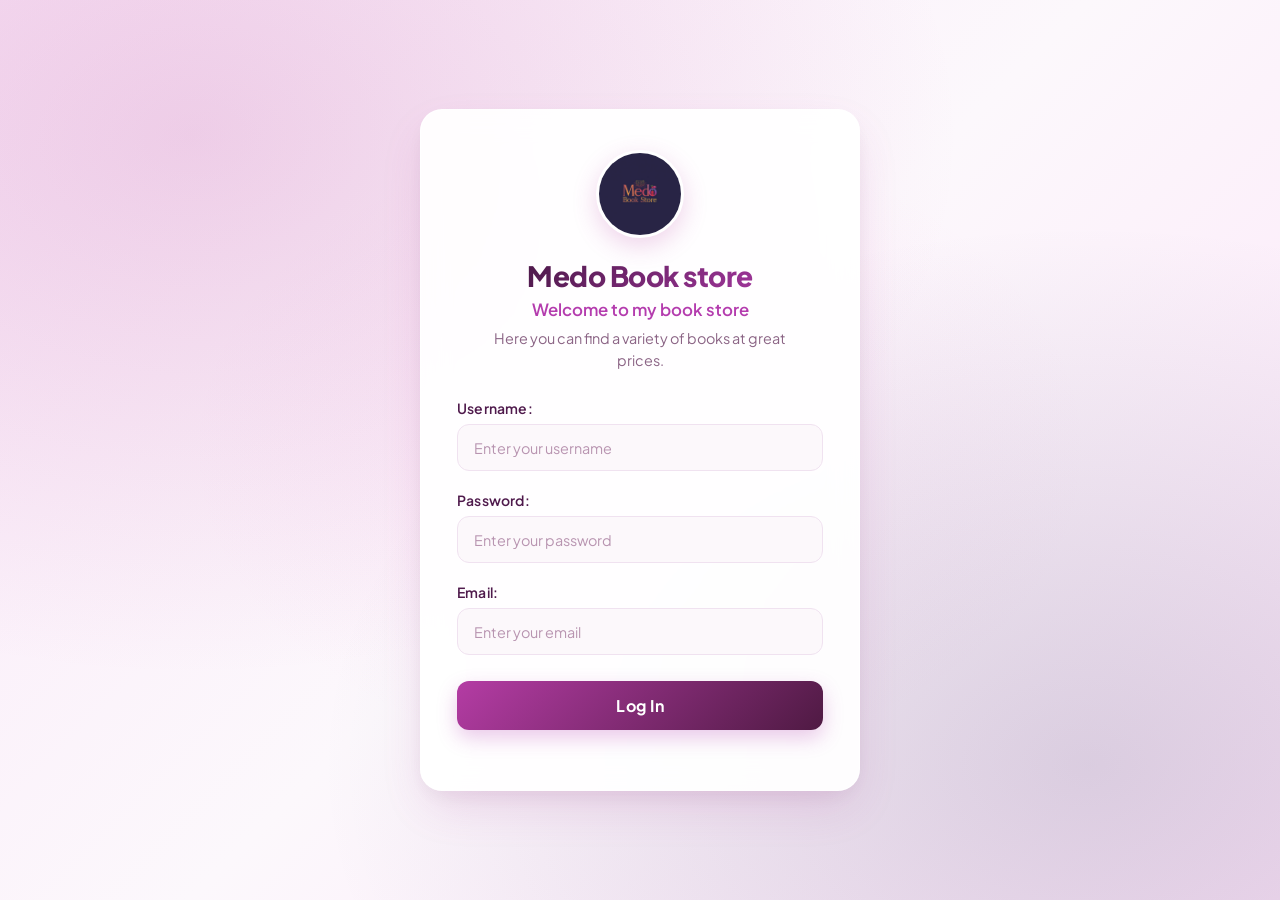
<file: index.html>
<!DOCTYPE html>
<html lang="en">
<head>
  <meta charset="UTF-8">
  <meta name="viewport" content="width=device-width, initial-scale=1.0">
  <meta name="description" content="This is our book store you can buy anything you want with a good price">
  <title>Medo Book Store - Log In</title>
  <link rel="stylesheet" href="index.css">
</head>
<body>
  <div class="login-card">
    <div class="header">
      <img src="Lucid_Origin_Create_a_professional_logo_for_Medo_Book_Store_wi_3.jpg" alt="Book Store Logo">
      <h1>Medo Book store</h1>   
      <h2>Welcome to my book store</h2>
      <p>Here you can find a variety of books at great prices.</p> 
    </div>
    <div class="login-container">
      <form method="get" action="index1.html">
        <div>
          <label for="username">Username:</label>
          <input type="text" required placeholder="Enter your username" name="user" id="username">
        </div>
        <div>
          <label for="password">Password:</label>
          <input type="password" required placeholder="Enter your password" name="pass" id="password">
        </div>
        <div>
          <label for="email">Email:</label>
          <input type="email" required placeholder="Enter your email" name="email" id="email">
        </div>
        <div style="text-align:center;">
          <button type="submit">Log In</button>
        </div>
      </form>
    </div>
  </div>
</body>
</html>
</file>
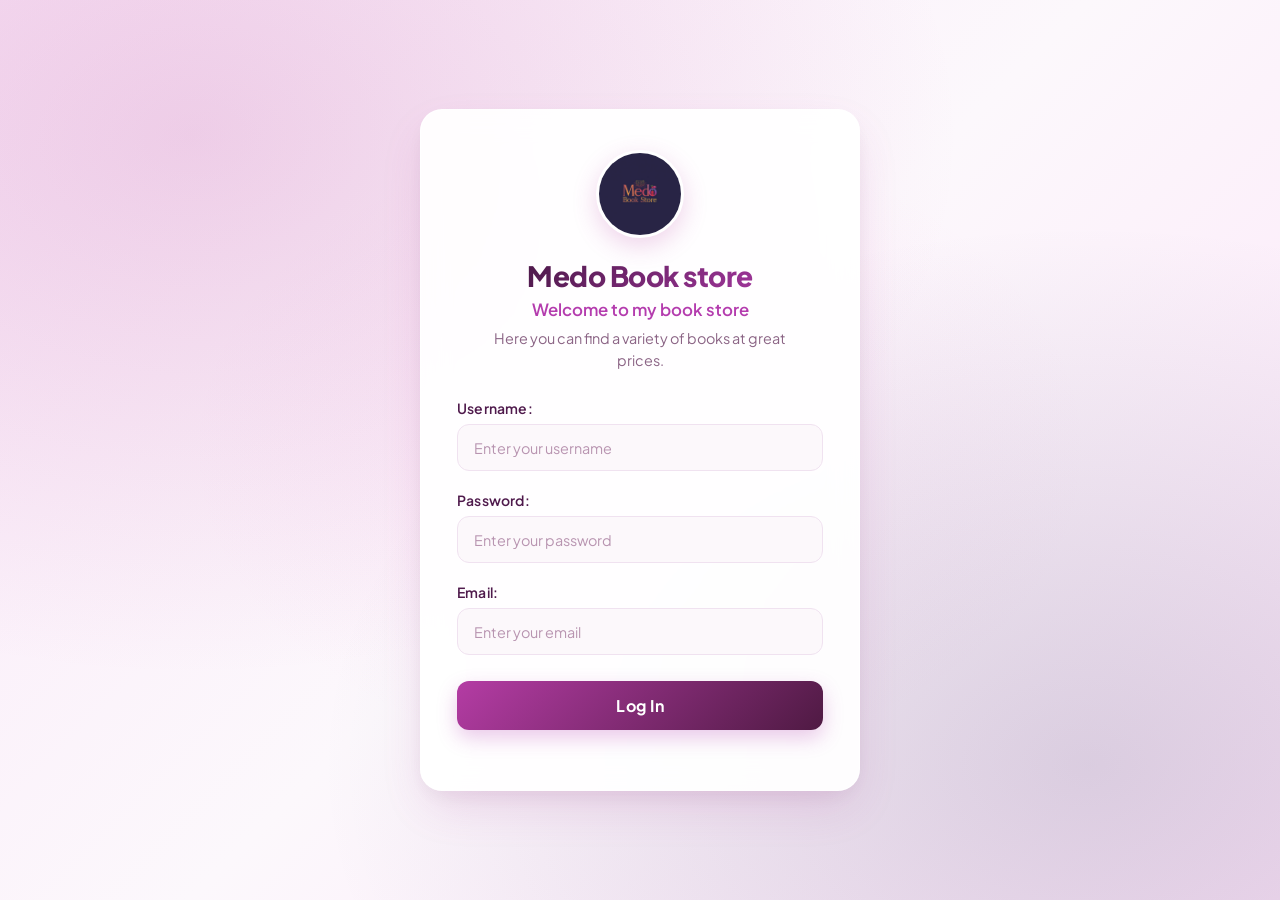
<file: 2.html>
<!DOCTYPE html>
<html lang="en">
<head>
  <meta charset="UTF-8">
  <meta name="viewport" content="width=device-width, initial-scale=1.0">
  <meta name="description" content="This is our book store you can buy anything you want with a good price">
  <title>Medo Book Store - Log In</title>
  <link rel="stylesheet" href="2.css">
</head>
<body>
  <div class="login-card">
    <div class="header">
      <img src="Lucid_Origin_Create_a_professional_logo_for_Medo_Book_Store_wi_3.jpg" alt="Book Store Logo">
      <h1>Medo Book store</h1>   
      <h2>Welcome to my book store</h2>
      <p>Here you can find a variety of books at great prices.</p> 
    </div>
    <div class="login-container">
      <form method="get" action="1.html">
        <div>
          <label for="username">Username:</label>
          <input type="text" required placeholder="Enter your username" name="user" id="username">
        </div>
        <div>
          <label for="password">Password:</label>
          <input type="password" required placeholder="Enter your password" name="pass" id="password">
        </div>
        <div>
          <label for="email">Email:</label>
          <input type="email" required placeholder="Enter your email" name="email" id="email">
        </div>
        <div style="text-align:center;">
          <button type="submit">Log In</button>
        </div>
      </form>
    </div>
  </div>
</body>
</html>
</file>
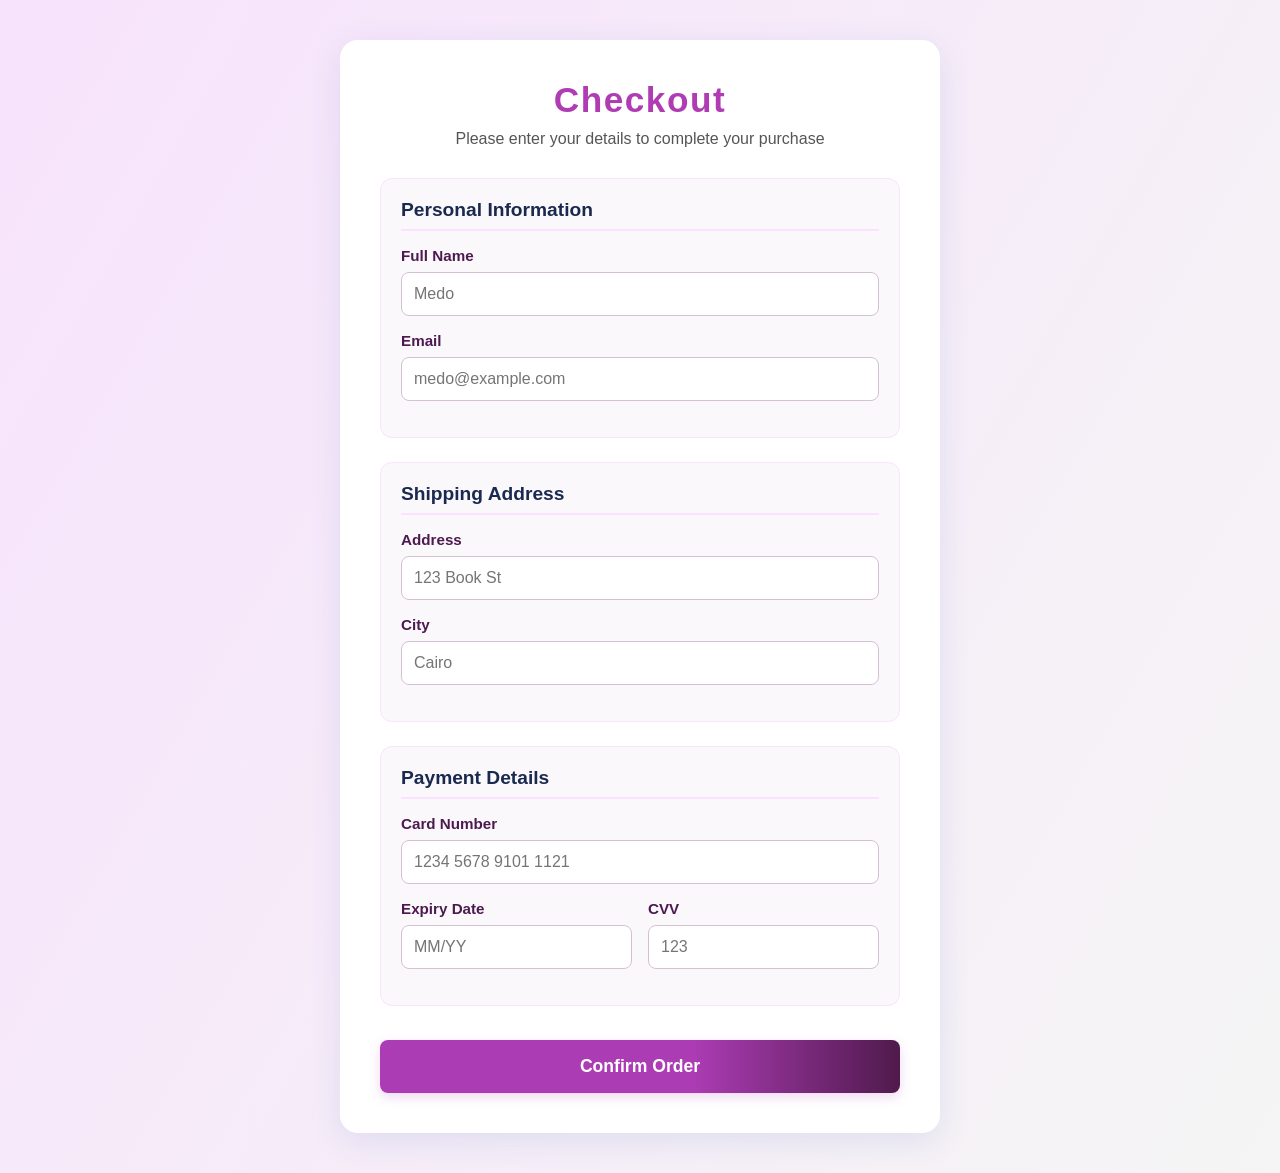
<file: checkout.html>
<!DOCTYPE html>
<html lang="en">
<head>
    <meta charset="UTF-8">
    <meta name="viewport" content="width=device-width, initial-scale=1.0">
    <title>Checkout - Medo Book Store</title>
    <link rel="stylesheet" href="checkout.css">
</head>
<body>
    <div class="checkout-container">
        <header>
            <h1>Checkout</h1>
            <p>Please enter your details to complete your purchase</p>
        </header>

        <form action="1.html" class="checkout-form">
            <div class="form-section">
                <h2>Personal Information</h2>
                <label for="name">Full Name</label>
                <input type="text" id="name" placeholder="Medo" required>

                <label for="email">Email</label>
                <input type="email" id="email" placeholder="medo@example.com" required>
            </div>

            <div class="form-section">
                <h2>Shipping Address</h2>
                <label for="address">Address</label>
                <input type="text" id="address" placeholder="123 Book St" required>

                <label for="city">City</label>
                <input type="text" id="city" placeholder="Cairo" required>
            </div>

            <div class="form-section">
                <h2>Payment Details</h2>
                <label for="card">Card Number</label>
                <input type="text" id="card" placeholder="1234 5678 9101 1121" required>

                <div class="payment-row">
                    <div>
                        <label for="expiry">Expiry Date</label>
                        <input type="text" id="expiry" placeholder="MM/YY" required>
                    </div>
                    <div>
                        <label for="cvv">CVV</label>
                        <input type="text" id="cvv" placeholder="123" required>
                    </div>
                </div>
            </div>

            <button type="submit" class="confirm-btn">Confirm Order</button>
        </form>
    </div>
    <script src="checkout.js"></script>
    
</body>
</html>
</file>
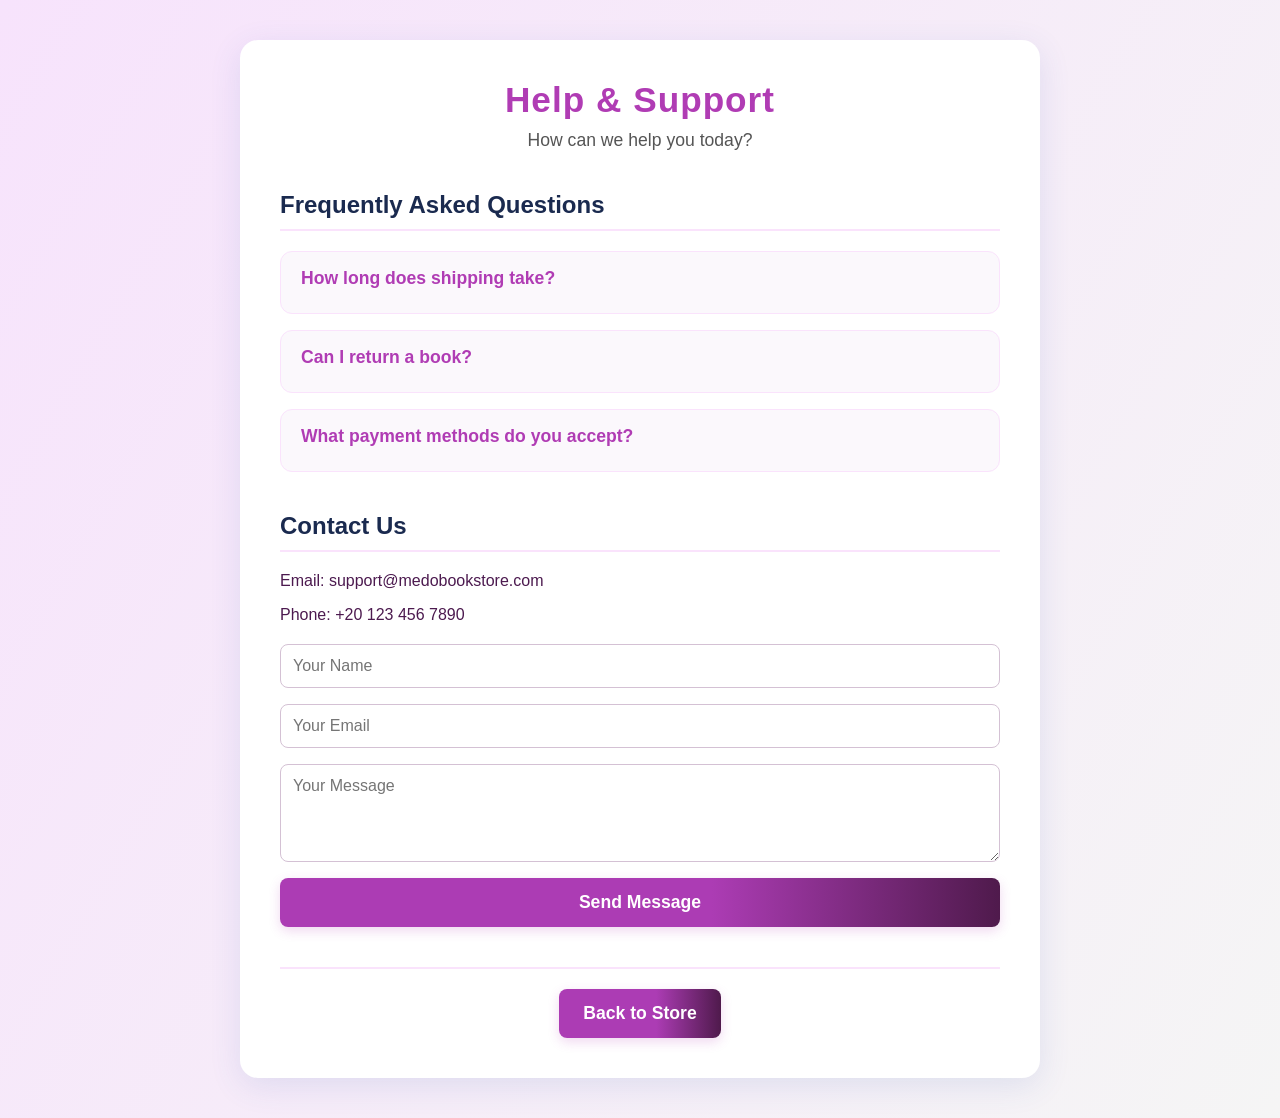
<file: help.html>
<!DOCTYPE html>
<html lang="en">
<head>
    <meta charset="UTF-8">
    <meta name="viewport" content="width=device-width, initial-scale=1.0">
    <title>Help & Support - Medo Book Store</title>
    <link rel="stylesheet" href="help.css">
</head>
<body>
    <div class="help-container">
        <header>
            <h1>Help & Support</h1>
            <p>How can we help you today?</p>
        </header>

        <section class="faq-section">
            <h2>Frequently Asked Questions</h2>
            <div class="faq-item">
                <h3>How long does shipping take?</h3>
                <p>Standard shipping takes 3-5 business days inside Egypt.</p>
            </div>
            <div class="faq-item">
                <h3>Can I return a book?</h3>
                <p>Yes, you can return any unread book within 14 days of delivery.</p>
            </div>
            <div class="faq-item">
                <h3>What payment methods do you accept?</h3>
                <p>We accept all major credit cards and cash on delivery.</p>
            </div>
        </section>

        <section class="contact-section">
            <h2>Contact Us</h2>
            <p>Email: support@medobookstore.com</p>
            <p>Phone: +20 123 456 7890</p>
            
            <form action="1.html" class="contact-form">
                <input type="text" placeholder="Your Name" required>
                <input type="email" placeholder="Your Email" required>
                <textarea placeholder="Your Message" rows="4" required></textarea>
                <button type="submit" class="submit-btn">Send Message</button>
            </form>
        </section>

        <div class="back-link">
            <a href="index1.html" style="text-decoration: none;"><button class="back-btn">Back to Store</button></a>
        </div>
    </div>
    <script src="help.js"></script>
</body>
</html>
</file>
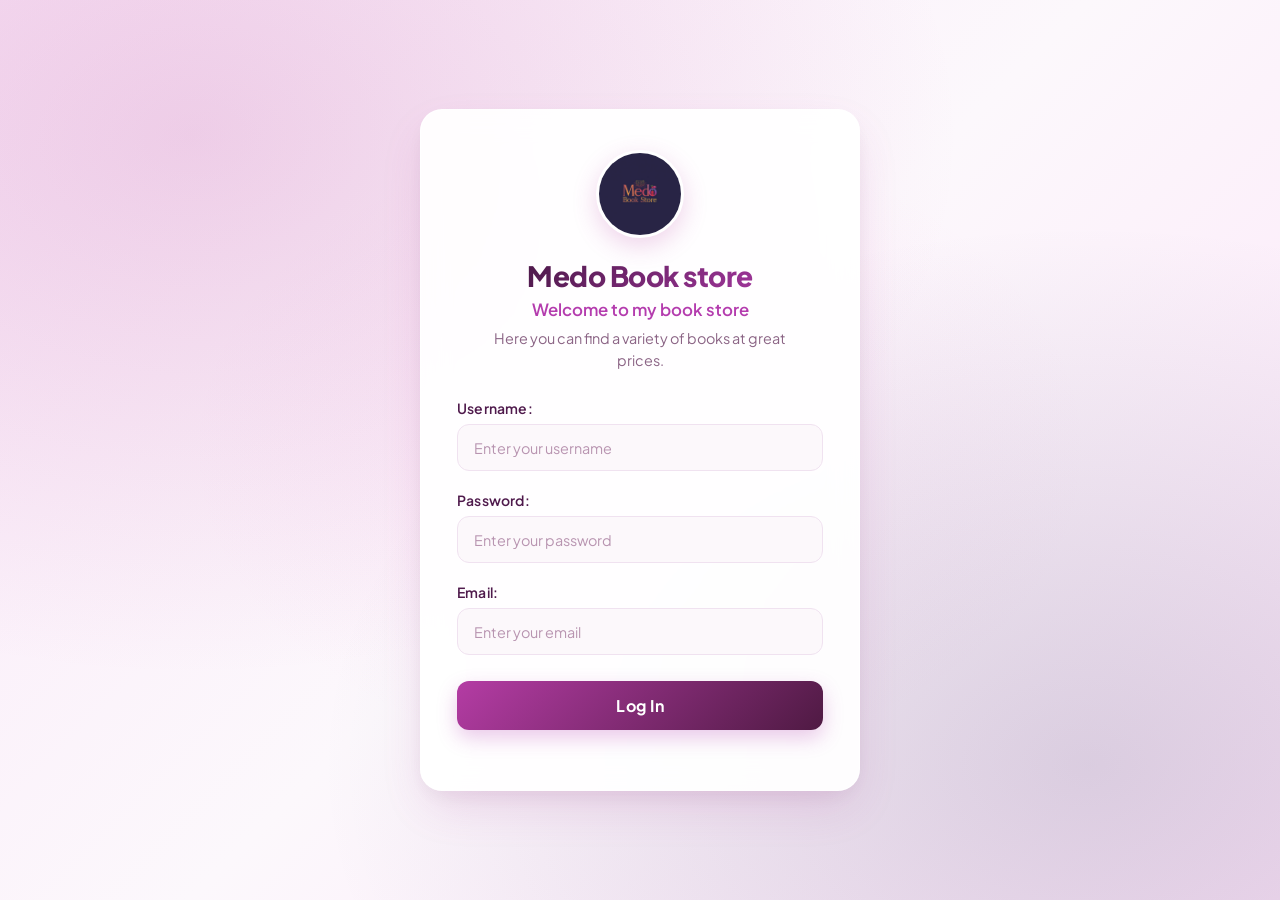
<file: index2.html>
<!DOCTYPE html>
<html lang="en">
<head>
  <meta charset="UTF-8">
  <meta name="viewport" content="width=device-width, initial-scale=1.0">
  <meta name="description" content="This is our book store you can buy anything you want with a good price">
  <title>Medo Book Store - Log In</title>
  <link rel="stylesheet" href="login.css">
</head>
<body>
  <div class="login-card">
    <div class="header">
      <img src="Lucid_Origin_Create_a_professional_logo_for_Medo_Book_Store_wi_3.jpg" alt="Book Store Logo">
      <h1>Medo Book store</h1>   
      <h2>Welcome to my book store</h2>
      <p>Here you can find a variety of books at great prices.</p> 
    </div>
    <div class="login-container">
      <form method="get" action="index.html">
        <div>
          <label for="username">Username:</label>
          <input type="text" required placeholder="Enter your username" name="user" id="username">
        </div>
        <div>
          <label for="password">Password:</label>
          <input type="password" required placeholder="Enter your password" name="pass" id="password">
        </div>
        <div>
          <label for="email">Email:</label>
          <input type="email" required placeholder="Enter your email" name="email" id="email">
        </div>
        <div style="text-align:center;">
          <button type="submit">Log In</button>
        </div>
      </form>
    </div>
  </div>
</body>
</html>
</file>
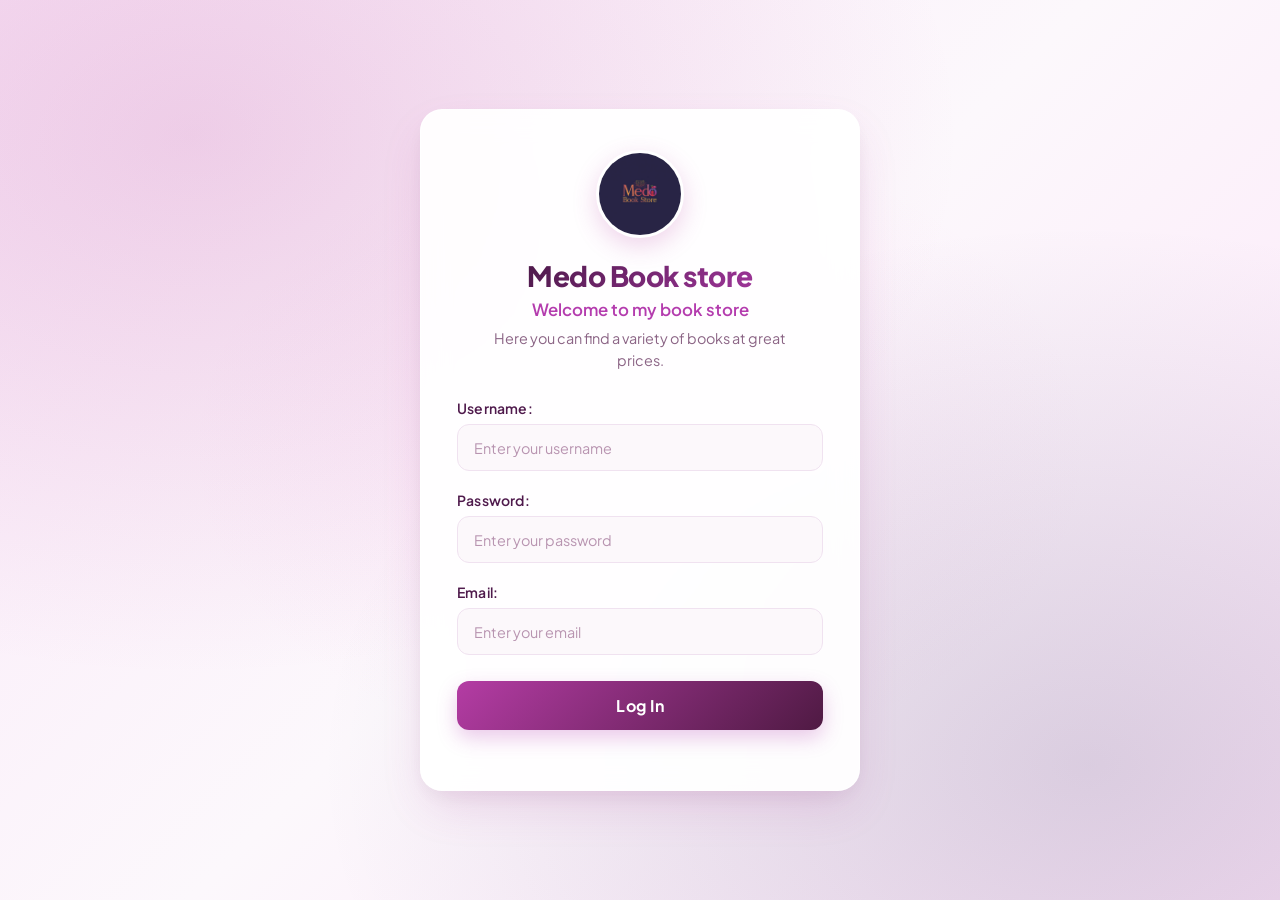
<file: login.html>
<!DOCTYPE html>
<html lang="en">
<head>
  <meta charset="UTF-8">
  <meta name="viewport" content="width=device-width, initial-scale=1.0">
  <meta name="description" content="This is our book store you can buy anything you want with a good price">
  <title>Medo Book Store - Log In</title>
  <link rel="stylesheet" href="login.css">
</head>
<body>
  <div class="login-card">
    <div class="header">
      <img src="Lucid_Origin_Create_a_professional_logo_for_Medo_Book_Store_wi_3.jpg" alt="Book Store Logo">
      <h1>Medo Book store</h1>   
      <h2>Welcome to my book store</h2>
      <p>Here you can find a variety of books at great prices.</p> 
    </div>
    <div class="login-container">
      <form method="get" action="index1.html">
        <div>
          <label for="username">Username:</label>
          <input type="text" required placeholder="Enter your username" name="user" id="username">
        </div>
        <div>
          <label for="password">Password:</label>
          <input type="password" required placeholder="Enter your password" name="pass" id="password">
        </div>
        <div>
          <label for="email">Email:</label>
          <input type="email" required placeholder="Enter your email" name="email" id="email">
        </div>
        <div style="text-align:center;">
          <button type="submit">Log In</button>
        </div>
      </form>
    </div>
  </div>
</body>
</html>
</file>
<file: index.css>
/* ==========================================================================
   Medo Book Store - Modern Login Stylesheet
   ========================================================================== */

@import url('https://fonts.googleapis.com/css2?family=Plus+Jakarta+Sans:wght@400;500;600;700;800&display=swap');

:root {
  --primary: #b43cae;
  --primary-hover: #993188;
  --primary-gradient: linear-gradient(135deg, #b43ca4 0%, #4f1a43 100%);
  --primary-gradient-hover: linear-gradient(135deg, #c94ca6 0%, #652354 100%);
  --primary-light: #fce3f7;
  --dark-navy: #4f1a4c;
  --text-primary: #3b1e3a;
  --text-secondary: #8b6485;
  --border-color: #f0e2f0;
  --border-focus: #b43ca4;
  --card-bg: rgba(255, 255, 255, 0.94);
  --card-shadow: 0 20px 48px -10px rgba(180, 60, 154, 0.18), 0 8px 24px -6px rgba(79, 26, 73, 0.08);
  --radius-lg: 22px;
  --radius-md: 12px;
  --transition: all 0.25s cubic-bezier(0.4, 0, 0.2, 1);
}

* {
  box-sizing: border-box;
  margin: 0;
  padding: 0;
}

body {
  font-family: 'Plus Jakarta Sans', 'Segoe UI', Arial, sans-serif;
  min-height: 100vh;
  display: flex;
  justify-content: center;
  align-items: center;
  padding: 32px 16px;
  background-color: #f9f1f8;
  background-image: 
    radial-gradient(at 15% 15%, rgba(180, 60, 150, 0.18) 0px, transparent 50%),
    radial-gradient(at 85% 85%, rgba(26, 42, 79, 0.15) 0px, transparent 50%),
    radial-gradient(at 50% 50%, rgba(241, 99, 208, 0.08) 0px, transparent 50%),
    linear-gradient(135deg, #fae8f8 0%, #fcf8fc 50%, #fce3f8 100%);
  background-attachment: fixed;
  color: var(--text-primary);
  -webkit-font-smoothing: antialiased;
  -moz-osx-font-smoothing: grayscale;
}

/* Container / Card styling */
.login-card,
.login-container {
  width: 100%;
  max-width: 440px;
  background: var(--card-bg);
  backdrop-filter: blur(14px);
  -webkit-backdrop-filter: blur(14px);
  border-radius: var(--radius-lg);
  border: 1px solid rgba(255, 255, 255, 0.85);
  box-shadow: var(--card-shadow);
  padding: 40px 36px;
  animation: fadeInUp 0.65s cubic-bezier(0.16, 1, 0.3, 1) both;
}

/* If header is placed inside .login-card */
.login-card .login-container {
  max-width: 100%;
  padding: 0;
  background: transparent;
  box-shadow: none;
  border: none;
  backdrop-filter: none;
  animation: none;
}

/* Header Section */
.header {
  text-align: center;
  margin-bottom: 28px;
}

.header img {
  width: 88px;
  height: 88px;
  object-fit: cover;
  border-radius: 50%;
  border: 3px solid #ffffff;
  box-shadow: 0 8px 24px rgba(180, 60, 158, 0.22);
  margin-bottom: 16px;
  transition: var(--transition);
  background-color: var(--primary-light);
}

.header img:hover {
  transform: scale(1.06) rotate(2deg);
  box-shadow: 0 12px 28px rgba(180, 60, 174, 0.3);
}

.header h1 {
  font-size: 1.75rem;
  font-weight: 800;
  letter-spacing: -0.5px;
  background: linear-gradient(135deg, var(--dark-navy) 20%, var(--primary) 100%);
  -webkit-background-clip: text;
  background-clip: text;
  -webkit-text-fill-color: transparent;
  margin-bottom: 6px;
}

.header h2 {
  font-size: 1.05rem;
  font-weight: 600;
  color: var(--primary);
  margin-bottom: 8px;
}

.header p {
  font-size: 0.9rem;
  color: var(--text-secondary);
  line-height: 1.5;
  max-width: 320px;
  margin: 0 auto;
}

/* Form Elements */
form {
  width: 100%;
}

form > div {
  margin-bottom: 20px;
  display: flex;
  flex-direction: column;
}

label {
  font-size: 0.875rem;
  font-weight: 600;
  color: var(--dark-navy);
  margin-bottom: 7px;
  letter-spacing: 0.2px;
  transition: color 0.2s ease;
}

input[type="text"],
input[type="password"],
input[type="email"] {
  width: 100%;
  padding: 13px 16px;
  font-family: inherit;
  font-size: 0.95rem;
  color: var(--text-primary);
  background-color: #fcf8fb;
  border: 1.5px solid var(--border-color);
  border-radius: var(--radius-md);
  outline: none;
  transition: var(--transition);
}

input[type="text"]::placeholder,
input[type="password"]::placeholder,
input[type="email"]::placeholder {
  color: #b894b0;
  font-size: 0.9rem;
  font-weight: 400;
}

input[type="text"]:hover,
input[type="password"]:hover,
input[type="email"]:hover {
  border-color: #e1cbdb;
  background-color: #ffffff;
}

input[type="text"]:focus,
input[type="password"]:focus,
input[type="email"]:focus {
  border-color: var(--border-focus);
  background-color: #ffffff;
  box-shadow: 0 0 0 4px rgba(180, 60, 164, 0.15);
}

/* Focus label enhancement */
form > div:focus-within label {
  color: var(--primary);
}

/* Submit Button */
button[type="submit"] {
  width: 100%;
  padding: 14px 24px;
  margin-top: 6px;
  font-family: inherit;
  font-size: 1rem;
  font-weight: 700;
  letter-spacing: 0.5px;
  color: #ffffff;
  background: var(--primary-gradient);
  border: none;
  border-radius: var(--radius-md);
  cursor: pointer;
  box-shadow: 0 8px 20px rgba(180, 60, 176, 0.28);
  transition: var(--transition);
  display: inline-flex;
  justify-content: center;
  align-items: center;
}

button[type="submit"]:hover {
  background: var(--primary-gradient-hover);
  box-shadow: 0 12px 28px rgba(180, 60, 166, 0.38);
  transform: translateY(-2px);
}

button[type="submit"]:active {
  transform: translateY(0);
  box-shadow: 0 4px 14px rgba(180, 60, 156, 0.22);
}

/* Smooth Entrance Animation */
@keyframes fadeInUp {
  from {
    opacity: 0;
    transform: translateY(22px);
  }
  to {
    opacity: 1;
    transform: translateY(0);
  }
}

/* Responsive Design */
@media (max-width: 480px) {
  body {
    padding: 20px 12px;
  }

  .login-card,
  .login-container {
    padding: 30px 20px;
    border-radius: 18px;
  }

  .header h1 {
    font-size: 1.5rem;
  }

  .header img {
    width: 76px;
    height: 76px;
  }
}
</file>
<file: 2.css>
/* ==========================================================================
   Medo Book Store - Modern Login Stylesheet
   ========================================================================== */

@import url('https://fonts.googleapis.com/css2?family=Plus+Jakarta+Sans:wght@400;500;600;700;800&display=swap');

:root {
  --primary: #b43cae;
  --primary-hover: #993188;
  --primary-gradient: linear-gradient(135deg, #b43ca4 0%, #4f1a43 100%);
  --primary-gradient-hover: linear-gradient(135deg, #c94ca6 0%, #652354 100%);
  --primary-light: #fce3f7;
  --dark-navy: #4f1a4c;
  --text-primary: #3b1e3a;
  --text-secondary: #8b6485;
  --border-color: #f0e2f0;
  --border-focus: #b43ca4;
  --card-bg: rgba(255, 255, 255, 0.94);
  --card-shadow: 0 20px 48px -10px rgba(180, 60, 154, 0.18), 0 8px 24px -6px rgba(79, 26, 73, 0.08);
  --radius-lg: 22px;
  --radius-md: 12px;
  --transition: all 0.25s cubic-bezier(0.4, 0, 0.2, 1);
}

* {
  box-sizing: border-box;
  margin: 0;
  padding: 0;
}

body {
  font-family: 'Plus Jakarta Sans', 'Segoe UI', Arial, sans-serif;
  min-height: 100vh;
  display: flex;
  justify-content: center;
  align-items: center;
  padding: 32px 16px;
  background-color: #f9f1f8;
  background-image: 
    radial-gradient(at 15% 15%, rgba(180, 60, 150, 0.18) 0px, transparent 50%),
    radial-gradient(at 85% 85%, rgba(26, 42, 79, 0.15) 0px, transparent 50%),
    radial-gradient(at 50% 50%, rgba(241, 99, 208, 0.08) 0px, transparent 50%),
    linear-gradient(135deg, #fae8f8 0%, #fcf8fc 50%, #fce3f8 100%);
  background-attachment: fixed;
  color: var(--text-primary);
  -webkit-font-smoothing: antialiased;
  -moz-osx-font-smoothing: grayscale;
}

/* Container / Card styling */
.login-card,
.login-container {
  width: 100%;
  max-width: 440px;
  background: var(--card-bg);
  backdrop-filter: blur(14px);
  -webkit-backdrop-filter: blur(14px);
  border-radius: var(--radius-lg);
  border: 1px solid rgba(255, 255, 255, 0.85);
  box-shadow: var(--card-shadow);
  padding: 40px 36px;
  animation: fadeInUp 0.65s cubic-bezier(0.16, 1, 0.3, 1) both;
}

/* If header is placed inside .login-card */
.login-card .login-container {
  max-width: 100%;
  padding: 0;
  background: transparent;
  box-shadow: none;
  border: none;
  backdrop-filter: none;
  animation: none;
}

/* Header Section */
.header {
  text-align: center;
  margin-bottom: 28px;
}

.header img {
  width: 88px;
  height: 88px;
  object-fit: cover;
  border-radius: 50%;
  border: 3px solid #ffffff;
  box-shadow: 0 8px 24px rgba(180, 60, 158, 0.22);
  margin-bottom: 16px;
  transition: var(--transition);
  background-color: var(--primary-light);
}

.header img:hover {
  transform: scale(1.06) rotate(2deg);
  box-shadow: 0 12px 28px rgba(180, 60, 174, 0.3);
}

.header h1 {
  font-size: 1.75rem;
  font-weight: 800;
  letter-spacing: -0.5px;
  background: linear-gradient(135deg, var(--dark-navy) 20%, var(--primary) 100%);
  -webkit-background-clip: text;
  background-clip: text;
  -webkit-text-fill-color: transparent;
  margin-bottom: 6px;
}

.header h2 {
  font-size: 1.05rem;
  font-weight: 600;
  color: var(--primary);
  margin-bottom: 8px;
}

.header p {
  font-size: 0.9rem;
  color: var(--text-secondary);
  line-height: 1.5;
  max-width: 320px;
  margin: 0 auto;
}

/* Form Elements */
form {
  width: 100%;
}

form > div {
  margin-bottom: 20px;
  display: flex;
  flex-direction: column;
}

label {
  font-size: 0.875rem;
  font-weight: 600;
  color: var(--dark-navy);
  margin-bottom: 7px;
  letter-spacing: 0.2px;
  transition: color 0.2s ease;
}

input[type="text"],
input[type="password"],
input[type="email"] {
  width: 100%;
  padding: 13px 16px;
  font-family: inherit;
  font-size: 0.95rem;
  color: var(--text-primary);
  background-color: #fcf8fb;
  border: 1.5px solid var(--border-color);
  border-radius: var(--radius-md);
  outline: none;
  transition: var(--transition);
}

input[type="text"]::placeholder,
input[type="password"]::placeholder,
input[type="email"]::placeholder {
  color: #b894b0;
  font-size: 0.9rem;
  font-weight: 400;
}

input[type="text"]:hover,
input[type="password"]:hover,
input[type="email"]:hover {
  border-color: #e1cbdb;
  background-color: #ffffff;
}

input[type="text"]:focus,
input[type="password"]:focus,
input[type="email"]:focus {
  border-color: var(--border-focus);
  background-color: #ffffff;
  box-shadow: 0 0 0 4px rgba(180, 60, 164, 0.15);
}

/* Focus label enhancement */
form > div:focus-within label {
  color: var(--primary);
}

/* Submit Button */
button[type="submit"] {
  width: 100%;
  padding: 14px 24px;
  margin-top: 6px;
  font-family: inherit;
  font-size: 1rem;
  font-weight: 700;
  letter-spacing: 0.5px;
  color: #ffffff;
  background: var(--primary-gradient);
  border: none;
  border-radius: var(--radius-md);
  cursor: pointer;
  box-shadow: 0 8px 20px rgba(180, 60, 176, 0.28);
  transition: var(--transition);
  display: inline-flex;
  justify-content: center;
  align-items: center;
}

button[type="submit"]:hover {
  background: var(--primary-gradient-hover);
  box-shadow: 0 12px 28px rgba(180, 60, 166, 0.38);
  transform: translateY(-2px);
}

button[type="submit"]:active {
  transform: translateY(0);
  box-shadow: 0 4px 14px rgba(180, 60, 156, 0.22);
}

/* Smooth Entrance Animation */
@keyframes fadeInUp {
  from {
    opacity: 0;
    transform: translateY(22px);
  }
  to {
    opacity: 1;
    transform: translateY(0);
  }
}

/* Responsive Design */
@media (max-width: 480px) {
  body {
    padding: 20px 12px;
  }

  .login-card,
  .login-container {
    padding: 30px 20px;
    border-radius: 18px;
  }

  .header h1 {
    font-size: 1.5rem;
  }

  .header img {
    width: 76px;
    height: 76px;
  }
}
</file>
<file: checkout.css>
body {
    background: linear-gradient(120deg, #f7e3fc 0%, #f5f5f5 100%);
    min-height: 100vh;
    margin: 0;
    font-family: 'Segoe UI', Arial, sans-serif;
    display: flex;
    justify-content: center;
    align-items: center;
    padding: 40px 20px;
}

.checkout-container {
    background: #ffffff;
    border-radius: 18px;
    box-shadow: 0 8px 32px rgba(60, 90, 180, 0.12);
    padding: 40px;
    max-width: 600px;
    width: 100%;
    box-sizing: border-box;
}

header {
    text-align: center;
    margin-bottom: 30px;
}

header h1 {
    color: #b03cb4;
    font-size: 2.2rem;
    margin-bottom: 10px;
    margin-top: 0;
    letter-spacing: 1.5px;
    font-weight: 700;
}

header p {
    color: #555555;
    font-size: 1rem;
    margin: 0;
}

.checkout-form {
    display: flex;
    flex-direction: column;
    gap: 24px;
}

.form-section {
    background: #fbf8fc;
    padding: 20px;
    border-radius: 12px;
    border: 1px solid #fae3fc;
}

.form-section h2 {
    color: #1a2a4f;
    font-size: 1.2rem;
    margin-top: 0;
    margin-bottom: 16px;
    border-bottom: 2px solid #fae3fc;
    padding-bottom: 8px;
}

label {
    display: block;
    color: #4c1a4f;
    font-weight: 600;
    margin-bottom: 8px;
    font-size: 0.95rem;
}

input {
    width: 100%;
    padding: 12px;
    border: 1px solid #d4c1d4;
    border-radius: 8px;
    margin-bottom: 16px;
    box-sizing: border-box;
    font-size: 1rem;
    transition: border-color 0.2s, box-shadow 0.2s;
}

input:focus {
    outline: none;
    border-color: #b03cb4;
    box-shadow: 0 0 0 3px rgba(176, 60, 180, 0.15);
}

.payment-row {
    display: flex;
    gap: 16px;
}

.payment-row div {
    flex: 1;
}

.confirm-btn {
    background: linear-gradient(90deg, #ac3cb4 60%, #4f1a4c 100%);
    color: #ffffff;
    border: none;
    border-radius: 8px;
    padding: 16px;
    font-size: 1.1rem;
    font-weight: 700;
    cursor: pointer;
    transition: background 0.2s, box-shadow 0.2s, transform 0.1s;
    box-shadow: 0 4px 12px rgba(180, 60, 178, 0.2);
    margin-top: 10px;
}

.confirm-btn:hover {
    background: linear-gradient(90deg, #4e1a4f 60%, #b43cb2 100%);
    box-shadow: 0 6px 20px rgba(180, 60, 178, 0.3);
    transform: translateY(-2px);
}

@media (max-width: 600px) {
    .checkout-container {
        padding: 24px;
    }
    
    .payment-row {
        flex-direction: column;
        gap: 0;
    }
}
</file>
<file: help.css>
body {
    background: linear-gradient(120deg, #f7e3fc 0%, #f5f5f5 100%);
    min-height: 100vh;
    margin: 0;
    font-family: 'Segoe UI', Arial, sans-serif;
    display: flex;
    justify-content: center;
    align-items: flex-start;
    padding: 40px 20px;
}

.help-container {
    background: #ffffff;
    border-radius: 18px;
    box-shadow: 0 8px 32px rgba(60, 90, 180, 0.12);
    padding: 40px;
    max-width: 800px;
    width: 100%;
    box-sizing: border-box;
}

header {
    text-align: center;
    margin-bottom: 40px;
}

header h1 {
    color: #b03cb4;
    font-size: 2.2rem;
    margin-bottom: 10px;
    margin-top: 0;
    letter-spacing: 1px;
}

header p {
    color: #555555;
    font-size: 1.1rem;
    margin: 0;
}

h2 {
    color: #1a2a4f;
    border-bottom: 2px solid #fae3fc;
    padding-bottom: 10px;
    margin-bottom: 20px;
}

.faq-section {
    margin-bottom: 40px;
}

.faq-item {
    background: #fbf8fc;
    padding: 16px 20px;
    border-radius: 12px;
    margin-bottom: 16px;
    border: 1px solid #fae3fc;
}

.faq-item h3 {
    color: #b03cb4;
    margin-top: 0;
    margin-bottom: 8px;
    font-size: 1.1rem;
}

.faq-item p {
    color: #555555;
    margin: 0;
    line-height: 1.5;
}

.contact-section p {
    color: #4c1a4f;
    font-weight: 500;
    margin-bottom: 10px;
}

.contact-form {
    display: flex;
    flex-direction: column;
    gap: 16px;
    margin-top: 20px;
}

input, textarea {
    width: 100%;
    padding: 12px;
    border: 1px solid #d4c1d4;
    border-radius: 8px;
    box-sizing: border-box;
    font-size: 1rem;
    font-family: inherit;
    transition: border-color 0.2s, box-shadow 0.2s;
}

input:focus, textarea:focus {
    outline: none;
    border-color: #b03cb4;
    box-shadow: 0 0 0 3px rgba(176, 60, 180, 0.15);
}

.submit-btn, .back-btn {
    background: linear-gradient(90deg, #ac3cb4 60%, #4f1a4c 100%);
    color: #ffffff;
    border: none;
    border-radius: 8px;
    padding: 14px 24px;
    font-size: 1.1rem;
    font-weight: 700;
    cursor: pointer;
    transition: background 0.2s, box-shadow 0.2s, transform 0.1s;
    box-shadow: 0 4px 12px rgba(180, 60, 178, 0.2);
}

.submit-btn:hover, .back-btn:hover {
    background: linear-gradient(90deg, #4e1a4f 60%, #b43cb2 100%);
    box-shadow: 0 6px 20px rgba(180, 60, 178, 0.3);
    transform: translateY(-2px);
}

.back-link {
    text-align: center;
    margin-top: 40px;
    padding-top: 20px;
    border-top: 2px solid #fae3fc;
}

@media (max-width: 600px) {
    .help-container {
        padding: 24px;
    }
}
</file>
<file: login.css>
/* ==========================================================================
   Medo Book Store - Modern Login Stylesheet
   ========================================================================== */

@import url('https://fonts.googleapis.com/css2?family=Plus+Jakarta+Sans:wght@400;500;600;700;800&display=swap');

:root {
  --primary: #b43cae;
  --primary-hover: #993188;
  --primary-gradient: linear-gradient(135deg, #b43ca4 0%, #4f1a43 100%);
  --primary-gradient-hover: linear-gradient(135deg, #c94ca6 0%, #652354 100%);
  --primary-light: #fce3f7;
  --dark-navy: #4f1a4c;
  --text-primary: #3b1e3a;
  --text-secondary: #8b6485;
  --border-color: #f0e2f0;
  --border-focus: #b43ca4;
  --card-bg: rgba(255, 255, 255, 0.94);
  --card-shadow: 0 20px 48px -10px rgba(180, 60, 154, 0.18), 0 8px 24px -6px rgba(79, 26, 73, 0.08);
  --radius-lg: 22px;
  --radius-md: 12px;
  --transition: all 0.25s cubic-bezier(0.4, 0, 0.2, 1);
}

* {
  box-sizing: border-box;
  margin: 0;
  padding: 0;
}

body {
  font-family: 'Plus Jakarta Sans', 'Segoe UI', Arial, sans-serif;
  min-height: 100vh;
  display: flex;
  justify-content: center;
  align-items: center;
  padding: 32px 16px;
  background-color: #f9f1f8;
  background-image: 
    radial-gradient(at 15% 15%, rgba(180, 60, 150, 0.18) 0px, transparent 50%),
    radial-gradient(at 85% 85%, rgba(26, 42, 79, 0.15) 0px, transparent 50%),
    radial-gradient(at 50% 50%, rgba(241, 99, 208, 0.08) 0px, transparent 50%),
    linear-gradient(135deg, #fae8f8 0%, #fcf8fc 50%, #fce3f8 100%);
  background-attachment: fixed;
  color: var(--text-primary);
  -webkit-font-smoothing: antialiased;
  -moz-osx-font-smoothing: grayscale;
}

/* Container / Card styling */
.login-card,
.login-container {
  width: 100%;
  max-width: 440px;
  background: var(--card-bg);
  backdrop-filter: blur(14px);
  -webkit-backdrop-filter: blur(14px);
  border-radius: var(--radius-lg);
  border: 1px solid rgba(255, 255, 255, 0.85);
  box-shadow: var(--card-shadow);
  padding: 40px 36px;
  animation: fadeInUp 0.65s cubic-bezier(0.16, 1, 0.3, 1) both;
}

/* If header is placed inside .login-card */
.login-card .login-container {
  max-width: 100%;
  padding: 0;
  background: transparent;
  box-shadow: none;
  border: none;
  backdrop-filter: none;
  animation: none;
}

/* Header Section */
.header {
  text-align: center;
  margin-bottom: 28px;
}

.header img {
  width: 88px;
  height: 88px;
  object-fit: cover;
  border-radius: 50%;
  border: 3px solid #ffffff;
  box-shadow: 0 8px 24px rgba(180, 60, 158, 0.22);
  margin-bottom: 16px;
  transition: var(--transition);
  background-color: var(--primary-light);
}

.header img:hover {
  transform: scale(1.06) rotate(2deg);
  box-shadow: 0 12px 28px rgba(180, 60, 174, 0.3);
}

.header h1 {
  font-size: 1.75rem;
  font-weight: 800;
  letter-spacing: -0.5px;
  background: linear-gradient(135deg, var(--dark-navy) 20%, var(--primary) 100%);
  -webkit-background-clip: text;
  background-clip: text;
  -webkit-text-fill-color: transparent;
  margin-bottom: 6px;
}

.header h2 {
  font-size: 1.05rem;
  font-weight: 600;
  color: var(--primary);
  margin-bottom: 8px;
}

.header p {
  font-size: 0.9rem;
  color: var(--text-secondary);
  line-height: 1.5;
  max-width: 320px;
  margin: 0 auto;
}

/* Form Elements */
form {
  width: 100%;
}

form > div {
  margin-bottom: 20px;
  display: flex;
  flex-direction: column;
}

label {
  font-size: 0.875rem;
  font-weight: 600;
  color: var(--dark-navy);
  margin-bottom: 7px;
  letter-spacing: 0.2px;
  transition: color 0.2s ease;
}

input[type="text"],
input[type="password"],
input[type="email"] {
  width: 100%;
  padding: 13px 16px;
  font-family: inherit;
  font-size: 0.95rem;
  color: var(--text-primary);
  background-color: #fcf8fb;
  border: 1.5px solid var(--border-color);
  border-radius: var(--radius-md);
  outline: none;
  transition: var(--transition);
}

input[type="text"]::placeholder,
input[type="password"]::placeholder,
input[type="email"]::placeholder {
  color: #b894b0;
  font-size: 0.9rem;
  font-weight: 400;
}

input[type="text"]:hover,
input[type="password"]:hover,
input[type="email"]:hover {
  border-color: #e1cbdb;
  background-color: #ffffff;
}

input[type="text"]:focus,
input[type="password"]:focus,
input[type="email"]:focus {
  border-color: var(--border-focus);
  background-color: #ffffff;
  box-shadow: 0 0 0 4px rgba(180, 60, 164, 0.15);
}

/* Focus label enhancement */
form > div:focus-within label {
  color: var(--primary);
}

/* Submit Button */
button[type="submit"] {
  width: 100%;
  padding: 14px 24px;
  margin-top: 6px;
  font-family: inherit;
  font-size: 1rem;
  font-weight: 700;
  letter-spacing: 0.5px;
  color: #ffffff;
  background: var(--primary-gradient);
  border: none;
  border-radius: var(--radius-md);
  cursor: pointer;
  box-shadow: 0 8px 20px rgba(180, 60, 176, 0.28);
  transition: var(--transition);
  display: inline-flex;
  justify-content: center;
  align-items: center;
}

button[type="submit"]:hover {
  background: var(--primary-gradient-hover);
  box-shadow: 0 12px 28px rgba(180, 60, 166, 0.38);
  transform: translateY(-2px);
}

button[type="submit"]:active {
  transform: translateY(0);
  box-shadow: 0 4px 14px rgba(180, 60, 156, 0.22);
}

/* Smooth Entrance Animation */
@keyframes fadeInUp {
  from {
    opacity: 0;
    transform: translateY(22px);
  }
  to {
    opacity: 1;
    transform: translateY(0);
  }
}

/* Responsive Design */
@media (max-width: 480px) {
  body {
    padding: 20px 12px;
  }

  .login-card,
  .login-container {
    padding: 30px 20px;
    border-radius: 18px;
  }

  .header h1 {
    font-size: 1.5rem;
  }

  .header img {
    width: 76px;
    height: 76px;
  }
}
</file>
